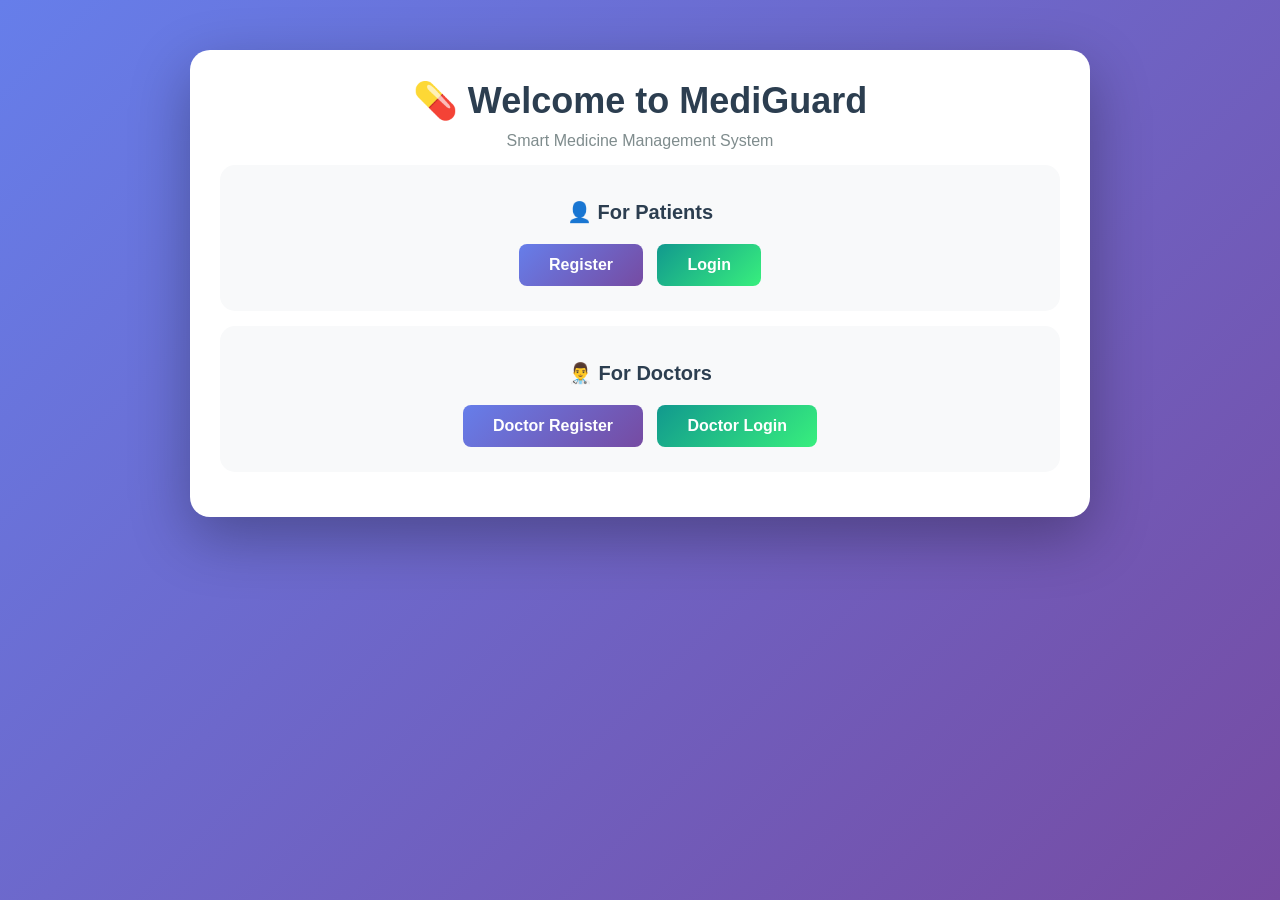
<file: templates/index.html>
<!DOCTYPE html>
<html>
<head>
    <title>MediGuard</title>
    <link rel="stylesheet" href="/static/style.css">
</head>
<body>
<div class="container">
    <h1>💊 Welcome to MediGuard</h1>
    <p>Smart Medicine Management System</p>

    <div class="home-section">
        <h3>👤 For Patients</h3>
        <a href="/register" class="btn-primary">Register</a>
        <a href="/login" class="btn-primary btn-success">Login</a>
    </div>

    <div class="home-section">
        <h3>👨‍⚕️ For Doctors</h3>
        <a href="/doctor/register" class="btn-primary">Doctor Register</a>
        <a href="/doctor/login" class="btn-primary btn-success">Doctor Login</a>
    </div>
</div>
</body>
</html>
</file>
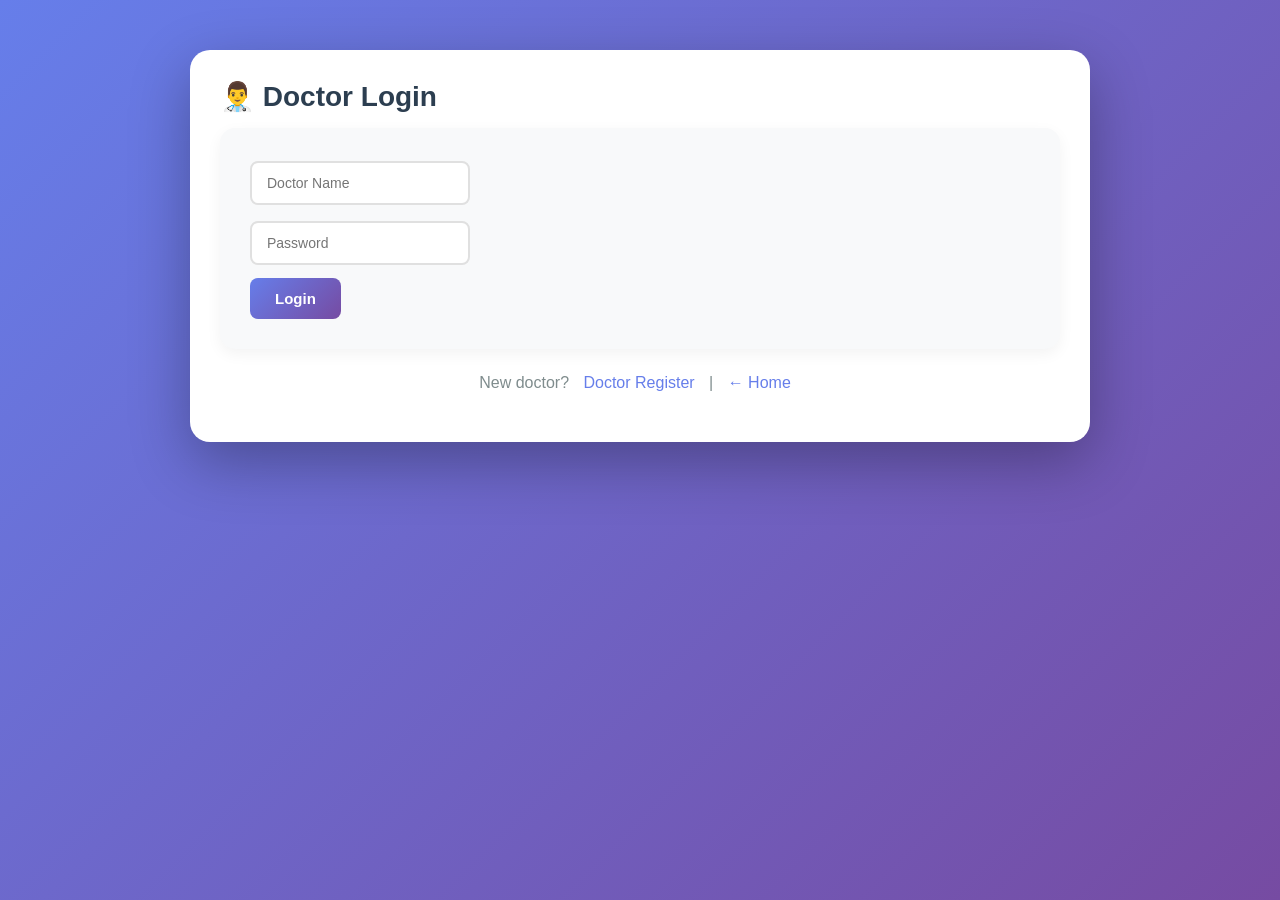
<file: templates/doctor_login.html>
<!DOCTYPE html>
<html>
<head>
    <title>Doctor Login</title>
    <link rel="stylesheet" href="/static/style.css">
</head>
<body>
<div class="container">
    <h2>👨‍⚕️ Doctor Login</h2>

    <form method="POST">
        <input name="username" placeholder="Doctor Name" required>
        <br>
        <input name="password" type="password" placeholder="Password" required>
        <br>
        <button type="submit">Login</button>
    </form>

    <p style="text-align:center;">
        New doctor? <a href="/doctor/register">Doctor Register</a> | 
        <a href="/">← Home</a>
    </p>
</div>
</body>
</html>
</file>
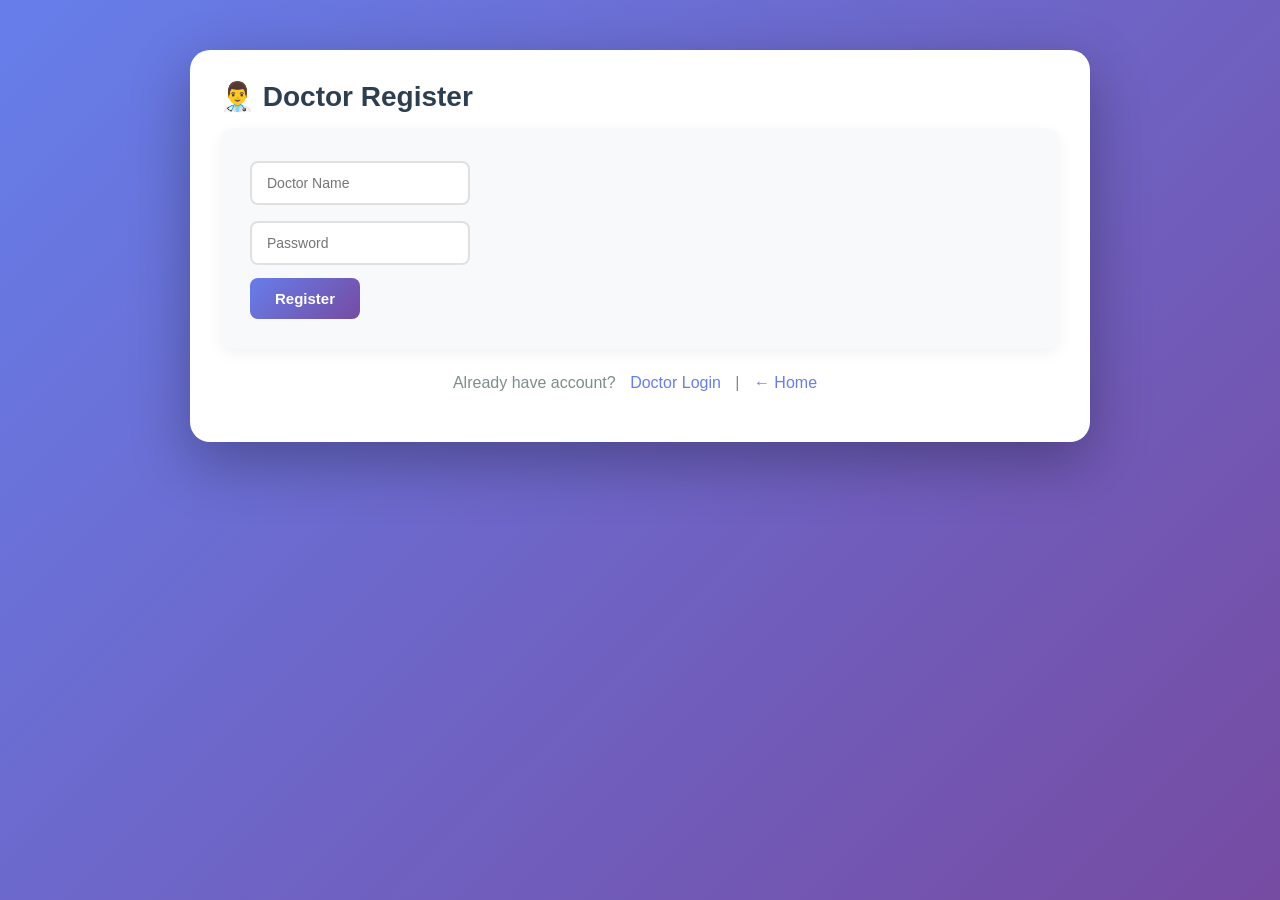
<file: templates/doctor_register.html>
<!DOCTYPE html>
<html>
<head>
    <title>Doctor Register</title>
    <link rel="stylesheet" href="/static/style.css">
</head>
<body>
<div class="container">
    <h2>👨‍⚕️ Doctor Register</h2>

    <form method="POST">
        <input name="username" placeholder="Doctor Name" required>
        <br>
        <input name="password" type="password" placeholder="Password" required>
        <br>
        <button type="submit">Register</button>
    </form>

    <p style="text-align:center;">
        Already have account? <a href="/doctor/login">Doctor Login</a> | 
        <a href="/">← Home</a>
    </p>
</div>
</body>
</html>
</file>
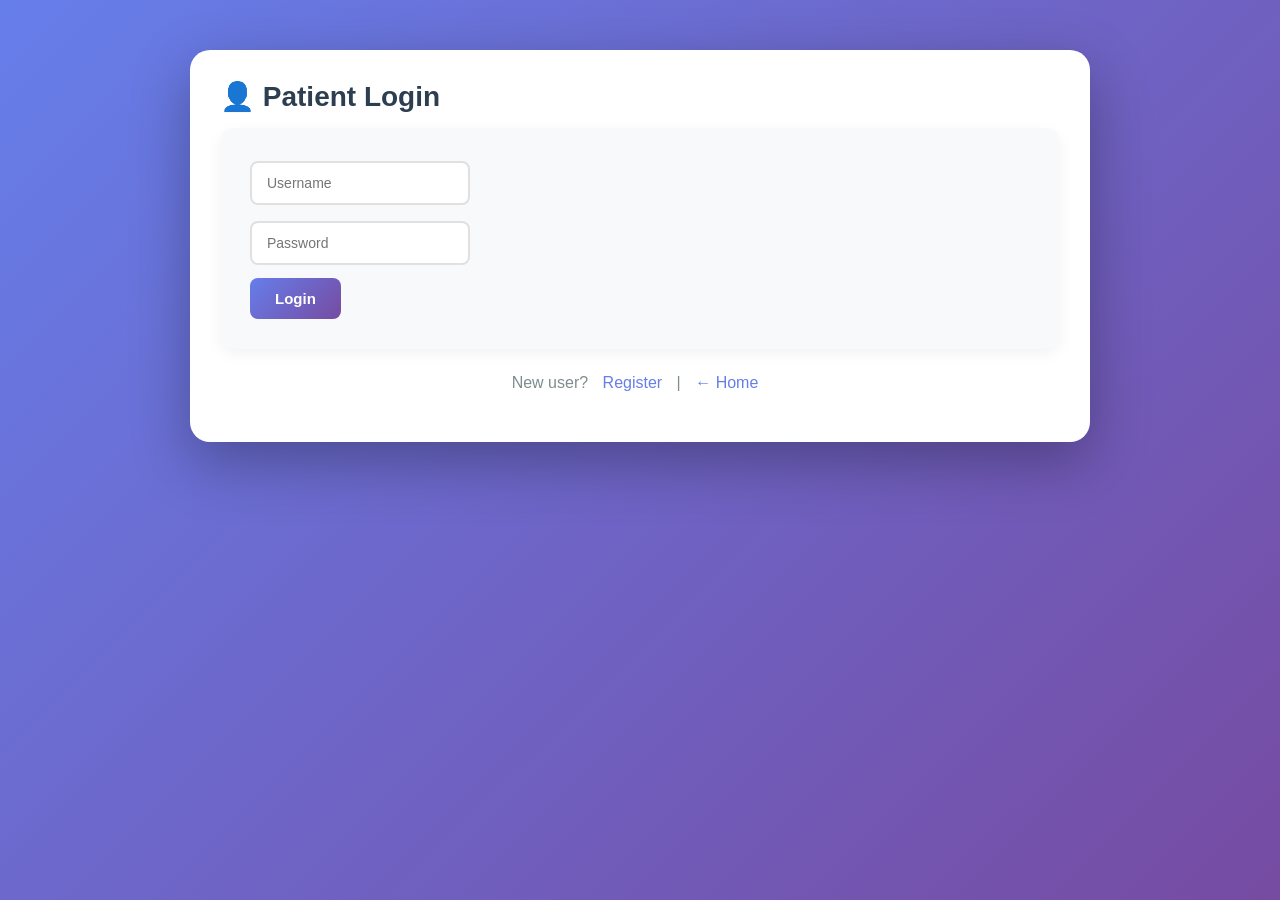
<file: templates/login.html>
<!DOCTYPE html>
<html>
<head>
    <title>Patient Login</title>
    <link rel="stylesheet" href="/static/style.css">
</head>
<body>
<div class="container">
    <h2>👤 Patient Login</h2>

    <form method="POST">
        <input name="username" placeholder="Username" required>
        <br>
        <input name="password" type="password" placeholder="Password" required>
        <br>
        <button type="submit">Login</button>
    </form>

    <p style="text-align:center;">
        New user? <a href="/register">Register</a> | 
        <a href="/">← Home</a>
    </p>
</div>
</body>
</html>
</file>
<file: static/style.css>
* {
    box-sizing: border-box;
    margin: 0;
    padding: 0;
}

body {
    font-family: 'Segoe UI', Arial, sans-serif;
    background: linear-gradient(135deg, #667eea 0%, #764ba2 100%);
    min-height: 100vh;
    padding: 20px;
}

.container {
    max-width: 900px;
    margin: 30px auto;
    padding: 30px;
    background: white;
    border-radius: 20px;
    box-shadow: 0 20px 60px rgba(0,0,0,0.3);
}

/* Headings */
h1 {
    color: #2c3e50;
    font-size: 36px;
    margin-bottom: 10px;
    text-align: center;
}

h2 {
    color: #2c3e50;
    font-size: 28px;
    margin-bottom: 15px;
}

h3 {
    color: #34495e;
    font-size: 20px;
    margin: 15px 0 10px 0;
}

p {
    color: #7f8c8d;
    margin-bottom: 15px;
    text-align: center;
}

/* Forms */
form {
    background: #f8f9fa;
    padding: 25px;
    border-radius: 15px;
    margin-bottom: 20px;
    box-shadow: 0 5px 15px rgba(0,0,0,0.05);
}

input, select {
    padding: 12px 15px;
    margin: 8px 5px;
    width: 220px;
    border: 2px solid #e0e0e0;
    border-radius: 8px;
    font-size: 14px;
    outline: none;
    transition: all 0.3s;
}

input:focus, select:focus {
    border-color: #667eea;
    box-shadow: 0 0 0 3px rgba(102, 126, 234, 0.2);
}

label {
    color: #555;
    font-weight: 500;
    margin-top: 10px;
    display: inline-block;
}

/* Buttons */
button {
    padding: 12px 25px;
    background: linear-gradient(135deg, #667eea 0%, #764ba2 100%);
    color: white;
    border: none;
    border-radius: 8px;
    font-size: 15px;
    font-weight: 600;
    cursor: pointer;
    transition: all 0.3s;
    margin: 5px;
}

button:hover {
    transform: translateY(-2px);
    box-shadow: 0 5px 15px rgba(102, 126, 234, 0.4);
}

/* Links */
a {
    color: #667eea;
    text-decoration: none;
    margin: 5px 10px;
    font-weight: 500;
    transition: color 0.3s;
    display: inline-block;
}

a:hover {
    color: #764ba2;
    text-decoration: underline;
}

/* Lists */
ul {
    list-style: none;
    padding: 0;
}

ul li {
    background: white;
    padding: 15px 20px;
    margin: 10px 0;
    border-radius: 12px;
    display: flex;
    justify-content: space-between;
    align-items: center;
    box-shadow: 0 3px 10px rgba(0,0,0,0.08);
    border-left: 5px solid #667eea;
    transition: all 0.3s;
}

ul li:hover {
    transform: translateX(5px);
    box-shadow: 0 5px 20px rgba(0,0,0,0.12);
}

/* Home Page Sections */
.home-section {
    text-align: center;
    padding: 20px;
    margin: 15px 0;
    background: #f8f9fa;
    border-radius: 15px;
}

.home-section h3 {
    color: #2c3e50;
    margin-bottom: 15px;
}

.btn-primary {
    display: inline-block;
    padding: 12px 30px;
    background: linear-gradient(135deg, #667eea 0%, #764ba2 100%);
    color: white !important;
    border-radius: 8px;
    margin: 5px;
    font-weight: 600;
    text-decoration: none !important;
}

.btn-primary:hover {
    transform: translateY(-2px);
    box-shadow: 0 5px 15px rgba(102, 126, 234, 0.4);
    color: white !important;
}

.btn-success {
    background: linear-gradient(135deg, #11998e 0%, #38ef7d 100%);
}

.btn-danger {
    background: linear-gradient(135deg, #eb3349 0%, #f45c43 100%);
}

/* HR */
hr {
    border: none;
    height: 2px;
    background: linear-gradient(90deg, transparent, #667eea, transparent);
    margin: 25px 0;
}

/* Alert Box */
.alert-box {
    background: linear-gradient(135deg, #eb3349 0%, #f45c43 100%) !important;
    color: white;
    padding: 15px !important;
    margin-top: 10px !important;
    border-radius: 10px !important;
    text-align: center;
    animation: blink 1s infinite;
    box-shadow: 0 5px 20px rgba(235, 51, 73, 0.4);
}

@keyframes blink {
    0%, 100% { opacity: 1; }
    50% { opacity: 0.7; }
}

/* Status Badges */
.status-taken {
    background: #27ae60;
    color: white;
    padding: 4px 10px;
    border-radius: 20px;
    font-size: 12px;
    font-weight: 600;
}

.status-missed {
    background: #e74c3c;
    color: white;
    padding: 4px 10px;
    border-radius: 20px;
    font-size: 12px;
    font-weight: 600;
}

.status-pending {
    background: #f39c12;
    color: white;
    padding: 4px 10px;
    border-radius: 20px;
    font-size: 12px;
    font-weight: 600;
}

/* Stats Cards */
.stat-card {
    padding: 25px;
    border-radius: 15px;
    color: white;
    text-align: center;
    box-shadow: 0 10px 30px rgba(0,0,0,0.15);
    transition: transform 0.3s;
}

.stat-card:hover {
    transform: translateY(-5px);
}

.stat-card h1 {
    color: white;
    font-size: 48px;
    margin: 10px 0;
}

.stat-card h3 {
    color: white;
    font-size: 18px;
}

/* Responsive */
@media (max-width: 600px) {
    .container {
        padding: 20px;
        margin: 10px;
    }
    
    h1 { font-size: 26px; }
    h2 { font-size: 22px; }
    
    input, select {
        width: 100%;
        margin: 5px 0;
    }
    
    ul li {
        flex-direction: column;
        align-items: flex-start;
    }
}
</file>
